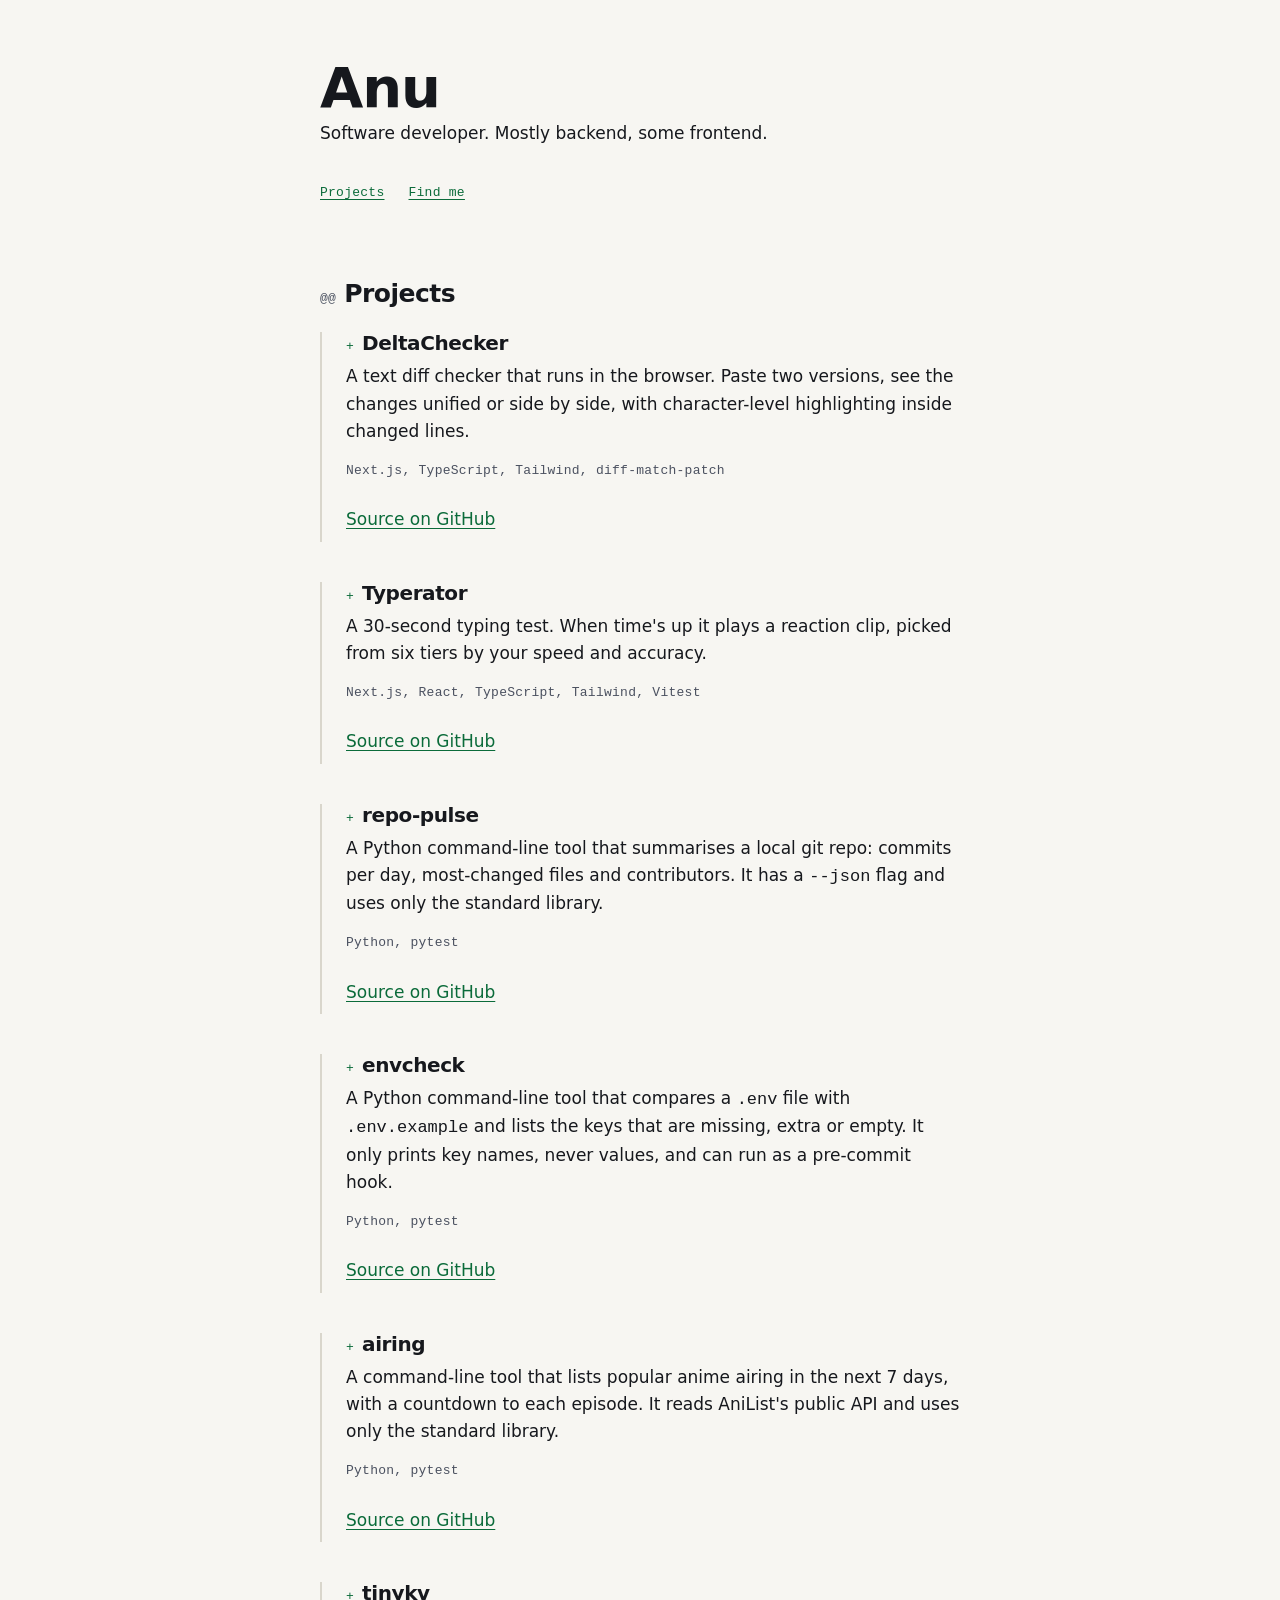
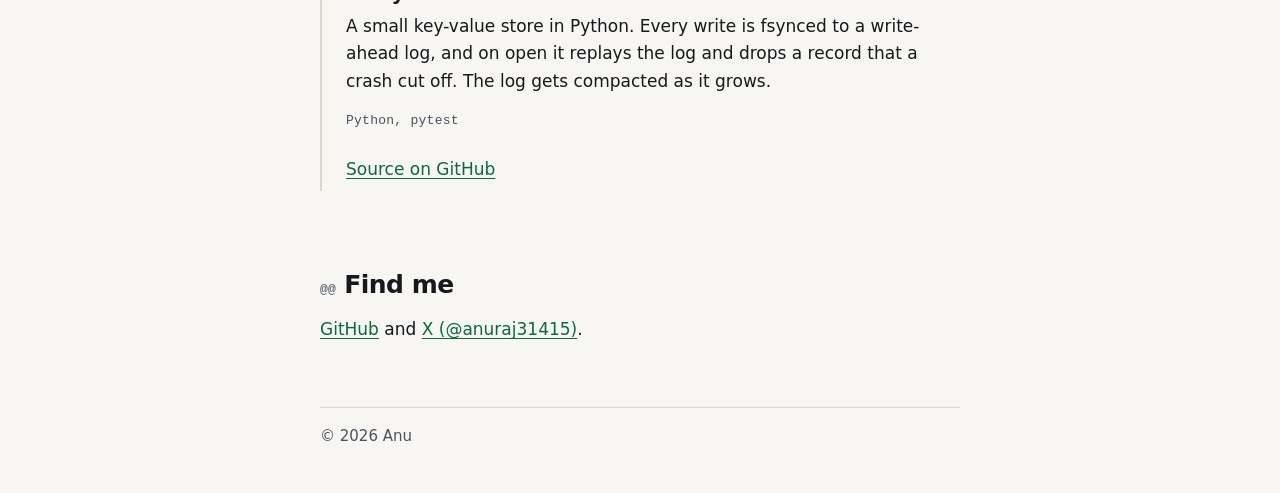
<file: index.html>
<!DOCTYPE html>
<html lang="en">
<head>
  <meta charset="UTF-8">
  <meta name="viewport" content="width=device-width, initial-scale=1.0">
  <meta name="color-scheme" content="light dark">
  <meta name="description" content="Anu, software developer. Projects: DeltaChecker, Typerator, repo-pulse, envcheck, airing, tinykv.">
  <meta property="og:title" content="Anu, software developer">
  <meta property="og:description" content="Anu, software developer. Projects: DeltaChecker, Typerator, repo-pulse, envcheck, airing, tinykv.">
  <meta property="og:type" content="website">
  <title>Anu, software developer</title>
  <link rel="stylesheet" href="style.css">
</head>
<body>
  <a class="skip" href="#projects">Skip to projects</a>
  <header>
    <h1>Anu</h1>
    <p class="lede">Software developer. Mostly backend, some frontend.</p>
    <nav aria-label="Sections">
      <ul>
        <li><a href="#projects">Projects</a></li>
        <li><a href="#contact">Find me</a></li>
      </ul>
    </nav>
  </header>

  <main>
    <section id="projects" aria-labelledby="projects-heading">
      <h2 id="projects-heading">Projects</h2>
      <ul class="projects">
        <li>
          <article>
            <h3>DeltaChecker</h3>
            <p>A text diff checker that runs in the browser. Paste two versions, see the changes unified or side by side, with character-level highlighting inside changed lines.</p>
            <p class="stack">Next.js, TypeScript, Tailwind, diff-match-patch</p>
            <p class="links"><a href="https://github.com/anuraj31415/deltachecker">Source on GitHub<span class="vh"> (DeltaChecker)</span></a></p>
          </article>
        </li>
        <li>
          <article>
            <h3>Typerator</h3>
            <p>A 30-second typing test. When time's up it plays a reaction clip, picked from six tiers by your speed and accuracy.</p>
            <p class="stack">Next.js, React, TypeScript, Tailwind, Vitest</p>
            <p class="links"><a href="https://github.com/anuraj31415/typerator">Source on GitHub<span class="vh"> (Typerator)</span></a></p>
          </article>
        </li>
        <li>
          <article>
            <h3>repo-pulse</h3>
            <p>A Python command-line tool that summarises a local git repo: commits per day, most-changed files and contributors. It has a <code>--json</code> flag and uses only the standard library.</p>
            <p class="stack">Python, pytest</p>
            <p class="links"><a href="https://github.com/anuraj31415/repo-pulse">Source on GitHub<span class="vh"> (repo-pulse)</span></a></p>
          </article>
        </li>
        <li>
          <article>
            <h3>envcheck</h3>
            <p>A Python command-line tool that compares a <code>.env</code> file with <code>.env.example</code> and lists the keys that are missing, extra or empty. It only prints key names, never values, and can run as a pre-commit hook.</p>
            <p class="stack">Python, pytest</p>
            <p class="links"><a href="https://github.com/anuraj31415/envcheck">Source on GitHub<span class="vh"> (envcheck)</span></a></p>
          </article>
        </li>
        <li>
          <article>
            <h3>airing</h3>
            <p>A command-line tool that lists popular anime airing in the next 7 days, with a countdown to each episode. It reads AniList's public API and uses only the standard library.</p>
            <p class="stack">Python, pytest</p>
            <p class="links"><a href="https://github.com/anuraj31415/airing">Source on GitHub<span class="vh"> (airing)</span></a></p>
          </article>
        </li>
        <li>
          <article>
            <h3>tinykv</h3>
            <p>A small key-value store in Python. Every write is fsynced to a write-ahead log, and on open it replays the log and drops a record that a crash cut off. The log gets compacted as it grows.</p>
            <p class="stack">Python, pytest</p>
            <p class="links"><a href="https://github.com/anuraj31415/tinykv">Source on GitHub<span class="vh"> (tinykv)</span></a></p>
          </article>
        </li>
      </ul>
    </section>

    <section id="contact" aria-labelledby="contact-heading">
      <h2 id="contact-heading">Find me</h2>
      <p><a href="https://github.com/anuraj31415">GitHub</a> and <a href="https://x.com/anuraj31415">X (@anuraj31415)</a>.</p>
    </section>
  </main>

  <footer>
    <p>&copy; 2026 Anu</p>
  </footer>
</body>
</html>
</file>
<file: style.css>
/* Anu's site. The idea: it's a diff. Green adds, red removes, nothing else gets colour. */
:root {
  color-scheme: light dark;
  --bg: #f7f6f2;
  --text: #16181d;
  --muted: #4b5160;
  --add: #0b6b3a;
  --del: #a4262c;
  --rule: #d9d6cc;
  --add-tint: #e3f4ea;
  --del-tint: #fbe6e6;
  --sel-bg: #a9dcbd;
  --sel-fg: #16181d;
  --s1: .5rem;
  --s2: 1rem;
  --s3: 1.5rem;
  --s4: 2rem;
  --s5: 3rem;
  --s6: 4rem;
  --sans: system-ui, -apple-system, "Segoe UI", Roboto, sans-serif;
  --mono: ui-monospace, "SFMono-Regular", Menlo, Consolas, monospace;
}
@media (prefers-color-scheme: dark) {
  :root {
    --bg: #121418;
    --text: #e8e6e1;
    --muted: #a3a9b5;
    --add: #5fd38d;
    --del: #ff8f8f;
    --rule: #2a2e36;
    --add-tint: #16281d;
    --del-tint: #2c1818;
    --sel-bg: #5fd38d;
    --sel-fg: #121418;
  }
}
* { box-sizing: border-box; }
html { background: var(--bg); }
body {
  max-width: 42rem;
  margin: 0 auto;
  padding: var(--s3) var(--s2) var(--s5);
  font: 1.0625rem/1.6 var(--sans);
  color: var(--text);
  background: var(--bg);
}
@media (max-width: 30rem) { body { font-size: 1rem; } }
::selection { background: var(--sel-bg); color: var(--sel-fg); }
h1, h2, h3 { line-height: 1.15; letter-spacing: -.02em; text-wrap: balance; margin: 0; }
h1 { font-size: clamp(2.25rem, 7vw, 3.5rem); }
h2 { font-size: 1.5625rem; margin-bottom: var(--s2); }
h2::before, h3::before { font-family: var(--mono); font-size: .8125rem; letter-spacing: .02em; font-weight: 400; margin-right: var(--s1); }
h2::before { content: "@@" / ""; color: var(--muted); }
h3::before { content: "+" / ""; color: var(--add); }
h3 { font-size: 1.25rem; margin-bottom: var(--s1); }
p { margin: 0 0 var(--s2); }
a { color: var(--add); text-decoration: underline; text-underline-offset: .2em; text-decoration-thickness: 1px; }
a:hover { text-decoration-thickness: 3px; }
a:focus-visible { outline: 3px solid var(--add); outline-offset: 3px; border-radius: 2px; }
.caption, .stack, nav, .diff { font-family: var(--mono); font-size: .8125rem; letter-spacing: .02em; }
.skip { position: absolute; left: var(--s2); top: -4rem; background: var(--bg); padding: var(--s1) var(--s2); border: 2px solid var(--add); z-index: 1; }
.skip:focus { top: var(--s1); }
header { padding-top: var(--s4); }
.diff { margin: var(--s3) 0 var(--s1); display: grid; gap: 2px; font-size: .9375rem; line-height: 1.5; }
.diff > * { display: block; padding: var(--s1) var(--s2) var(--s1) 2.25rem; position: relative; overflow-wrap: anywhere; }
.diff > *::before { position: absolute; left: var(--s2); content: "+" / ""; }
.diff del { background: var(--del-tint); color: var(--del); text-decoration: line-through; }
.diff del::before { content: "\2212" / ""; }
.diff ins { background: var(--add-tint); color: var(--add); text-decoration: none; }
.caption { color: var(--muted); margin: 0 0 var(--s3); }
.lede { margin: 0 0 var(--s3); }
nav ul { list-style: none; margin: 0; padding: 0; display: flex; flex-wrap: wrap; gap: 0 var(--s3); }
nav a { display: inline-flex; align-items: center; min-height: 44px; }
section { margin-top: var(--s6); }
.projects { list-style: none; margin: var(--s3) 0 0; padding: 0; display: grid; gap: var(--s3); }
article { border-left: 2px solid var(--rule); padding-left: var(--s3); transition: border-color 150ms; }
article:hover, article:focus-within { border-left-color: var(--add); }
.stack { color: var(--muted); overflow-wrap: anywhere; }
.links a { display: inline-flex; align-items: center; min-height: 44px; }
.vh { position: absolute; width: 1px; height: 1px; overflow: hidden; clip-path: inset(50%); white-space: nowrap; }
footer { margin-top: var(--s6); padding-top: var(--s2); border-top: 1px solid var(--rule); color: var(--muted); font-size: .9375rem; }
footer p { margin: 0; }
@media (prefers-reduced-motion: reduce) { article { transition: none; } }
</file>
